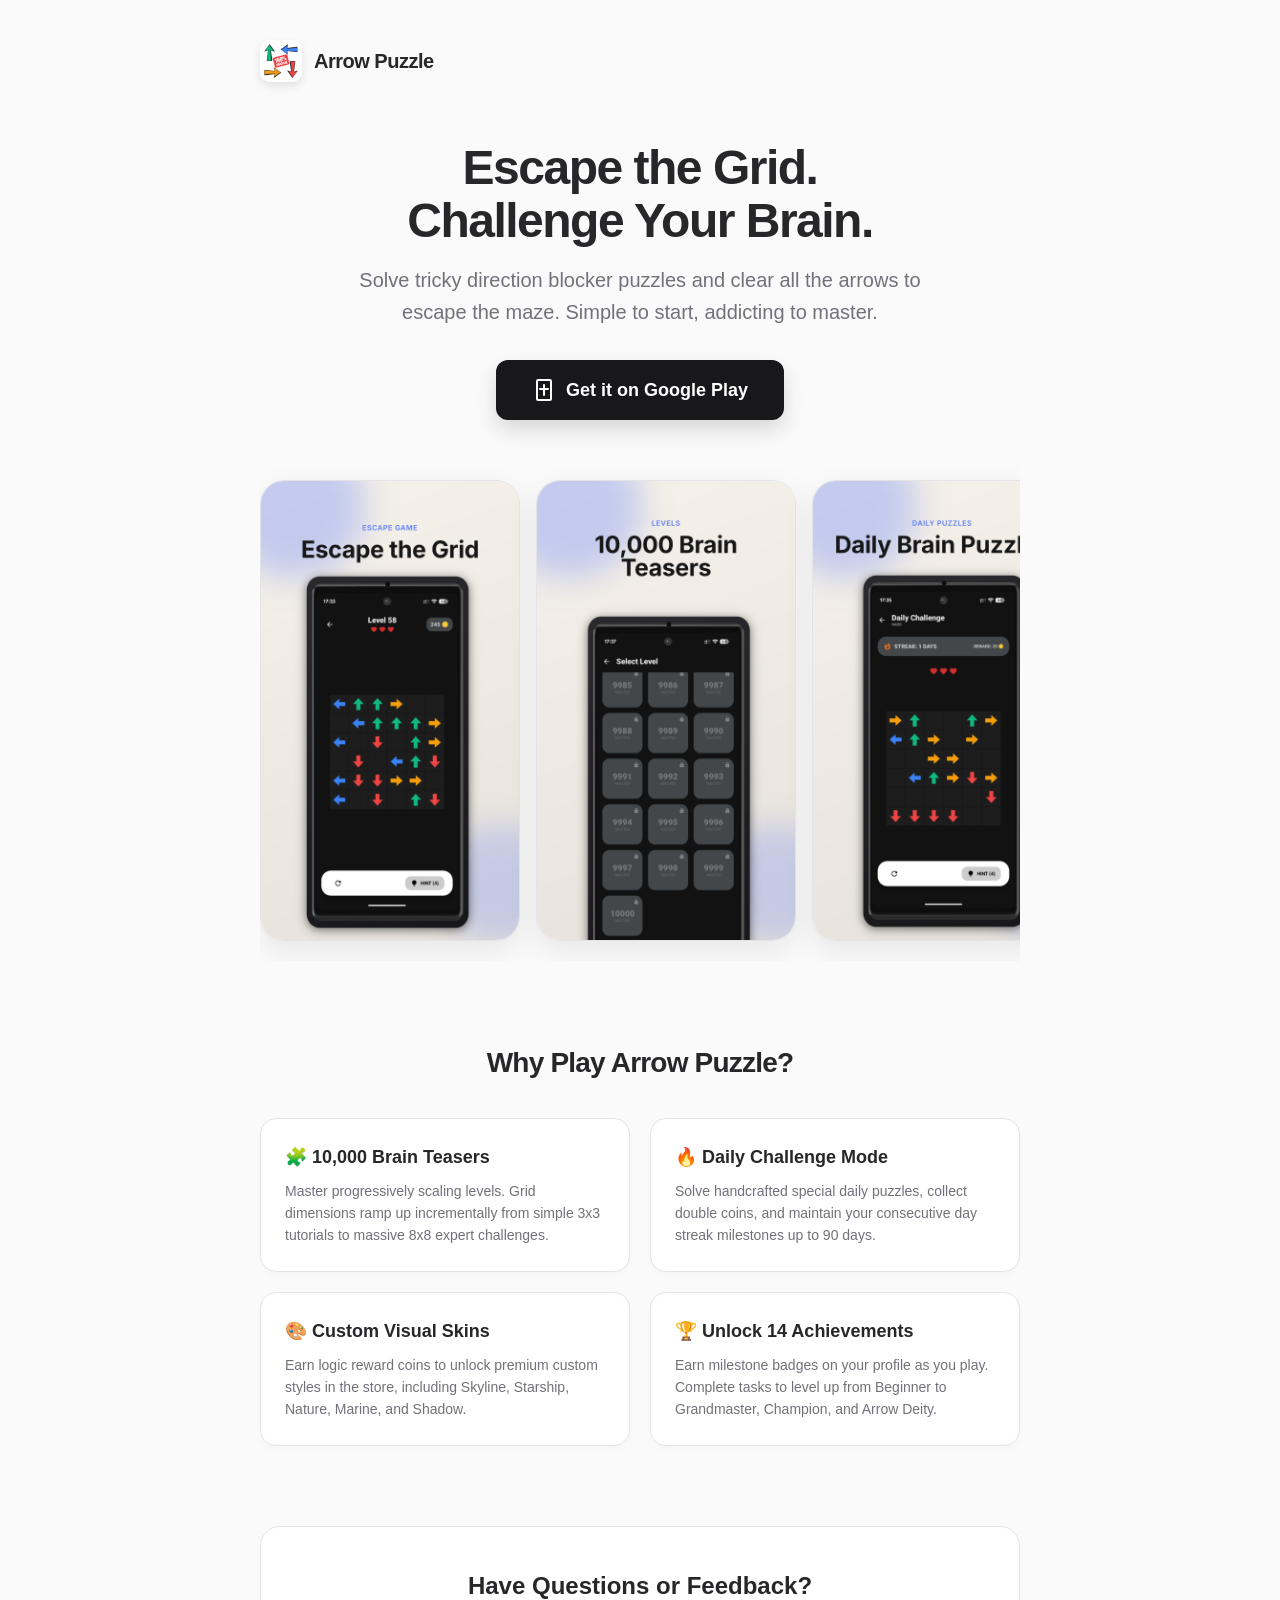
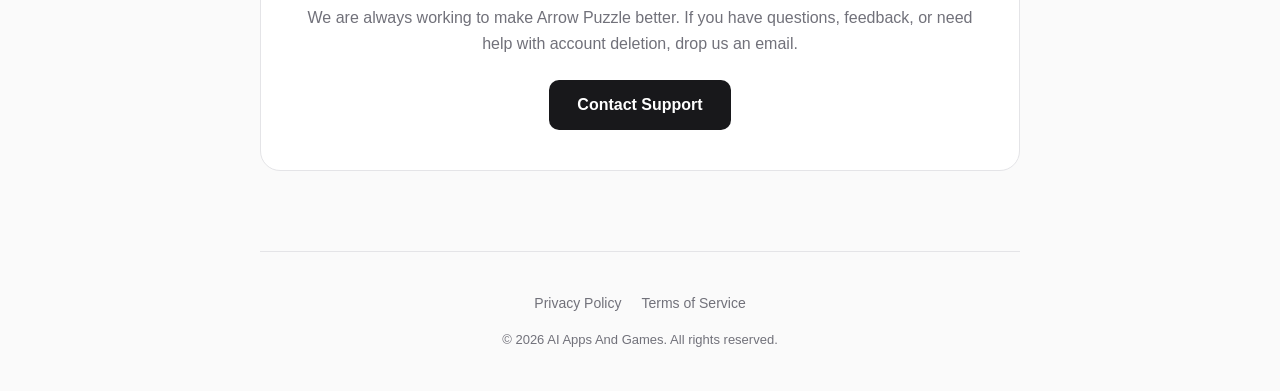
<file: index.html>
<!DOCTYPE html>
<html lang="en">
<head>
<meta charset="utf-8">
<meta name="viewport" content="width=device-width, initial-scale=1.0">
<title>Arrow Puzzle — Escape the Grid</title>
<link rel="stylesheet" href="styles.css">
</head>
<body>

<div class="container">
  <header>
    <a href="index.html" class="brand">
      <img src="assets/app-icon.png" class="brand-icon" alt="Arrow Puzzle Icon">
      <span class="brand-name">Arrow Puzzle</span>
    </a>
  </header>

  <main>
    <!-- Hero Section -->
    <section class="hero">
      <h1>Escape the Grid.<br>Challenge Your Brain.</h1>
      <p>Solve tricky direction blocker puzzles and clear all the arrows to escape the maze. Simple to start, addicting to master.</p>
      
      <!-- Styled Play Store Button -->
      <a href="https://play.google.com/store/apps/details?id=game.original.arrow.escape.puzzle" class="btn-contact" target="_blank" style="font-size: 18px; padding: 16px 36px; display: inline-flex; align-items: center; gap: 10px; border-radius: 12px; box-shadow: 0 10px 20px rgba(24, 24, 27, 0.15);">
        <!-- SVG Play Store Icon -->
        <svg width="24" height="24" viewBox="0 0 24 24" fill="none" xmlns="http://www.w3.org/2000/svg" style="fill: currentColor;">
          <path d="M5 3.125c0-.623.504-1.125 1.125-1.125h11.75c.621 0 1.125.502 1.125 1.125V20.88c0 .622-.504 1.125-1.125 1.125H6.125C5.504 22 5 21.498 5 20.875V3.125z" fill="none" stroke="currentColor" stroke-width="2"/>
          <path d="M12 7v10M8 11h8" stroke="currentColor" stroke-width="2" stroke-linecap="round"/>
        </svg>
        Get it on Google Play
      </a>

      <!-- Screenshots Showcase -->
      <div class="screenshot-showcase">
        <div class="screenshot-card">
          <img src="assets/1.png" alt="Arrow Puzzle Gameplay Board">
        </div>
        <div class="screenshot-card">
          <img src="assets/2.png" alt="Arrow Puzzle Blockers">
        </div>
        <div class="screenshot-card">
          <img src="assets/3.png" alt="Arrow Puzzle Daily Puzzles">
        </div>
        <div class="screenshot-card">
          <img src="assets/4.png" alt="Arrow Puzzle Achievements scroll">
        </div>
        <div class="screenshot-card">
          <img src="assets/5.png" alt="Arrow Puzzle 10000 level selection">
        </div>
      </div>
    </section>

    <!-- Features Section -->
    <section class="features">
      <h2 class="section-title">Why Play Arrow Puzzle?</h2>
      <div class="features-grid">
        <div class="feature-card">
          <h3>🧩 10,000 Brain Teasers</h3>
          <p>Master progressively scaling levels. Grid dimensions ramp up incrementally from simple 3x3 tutorials to massive 8x8 expert challenges.</p>
        </div>
        <div class="feature-card">
          <h3>🔥 Daily Challenge Mode</h3>
          <p>Solve handcrafted special daily puzzles, collect double coins, and maintain your consecutive day streak milestones up to 90 days.</p>
        </div>
        <div class="feature-card">
          <h3>🎨 Custom Visual Skins</h3>
          <p>Earn logic reward coins to unlock premium custom styles in the store, including Skyline, Starship, Nature, Marine, and Shadow.</p>
        </div>
        <div class="feature-card">
          <h3>🏆 Unlock 14 Achievements</h3>
          <p>Earn milestone badges on your profile as you play. Complete tasks to level up from Beginner to Grandmaster, Champion, and Arrow Deity.</p>
        </div>
      </div>
    </section>

    <!-- Contact Section -->
    <section class="contact">
      <h2>Have Questions or Feedback?</h2>
      <p>We are always working to make Arrow Puzzle better. If you have questions, feedback, or need help with account deletion, drop us an email.</p>
      <a href="mailto:kajalkarkar007@gmail.com" class="btn-contact">Contact Support</a>
    </section>
  </main>

  <footer>
    <div class="footer-links">
      <a href="privacy.html">Privacy Policy</a>
      <a href="terms.html">Terms of Service</a>
    </div>
    <div class="copyright">&copy; 2026 AI Apps And Games. All rights reserved.</div>
  </footer>
</div>

</body>
</html>
</file>
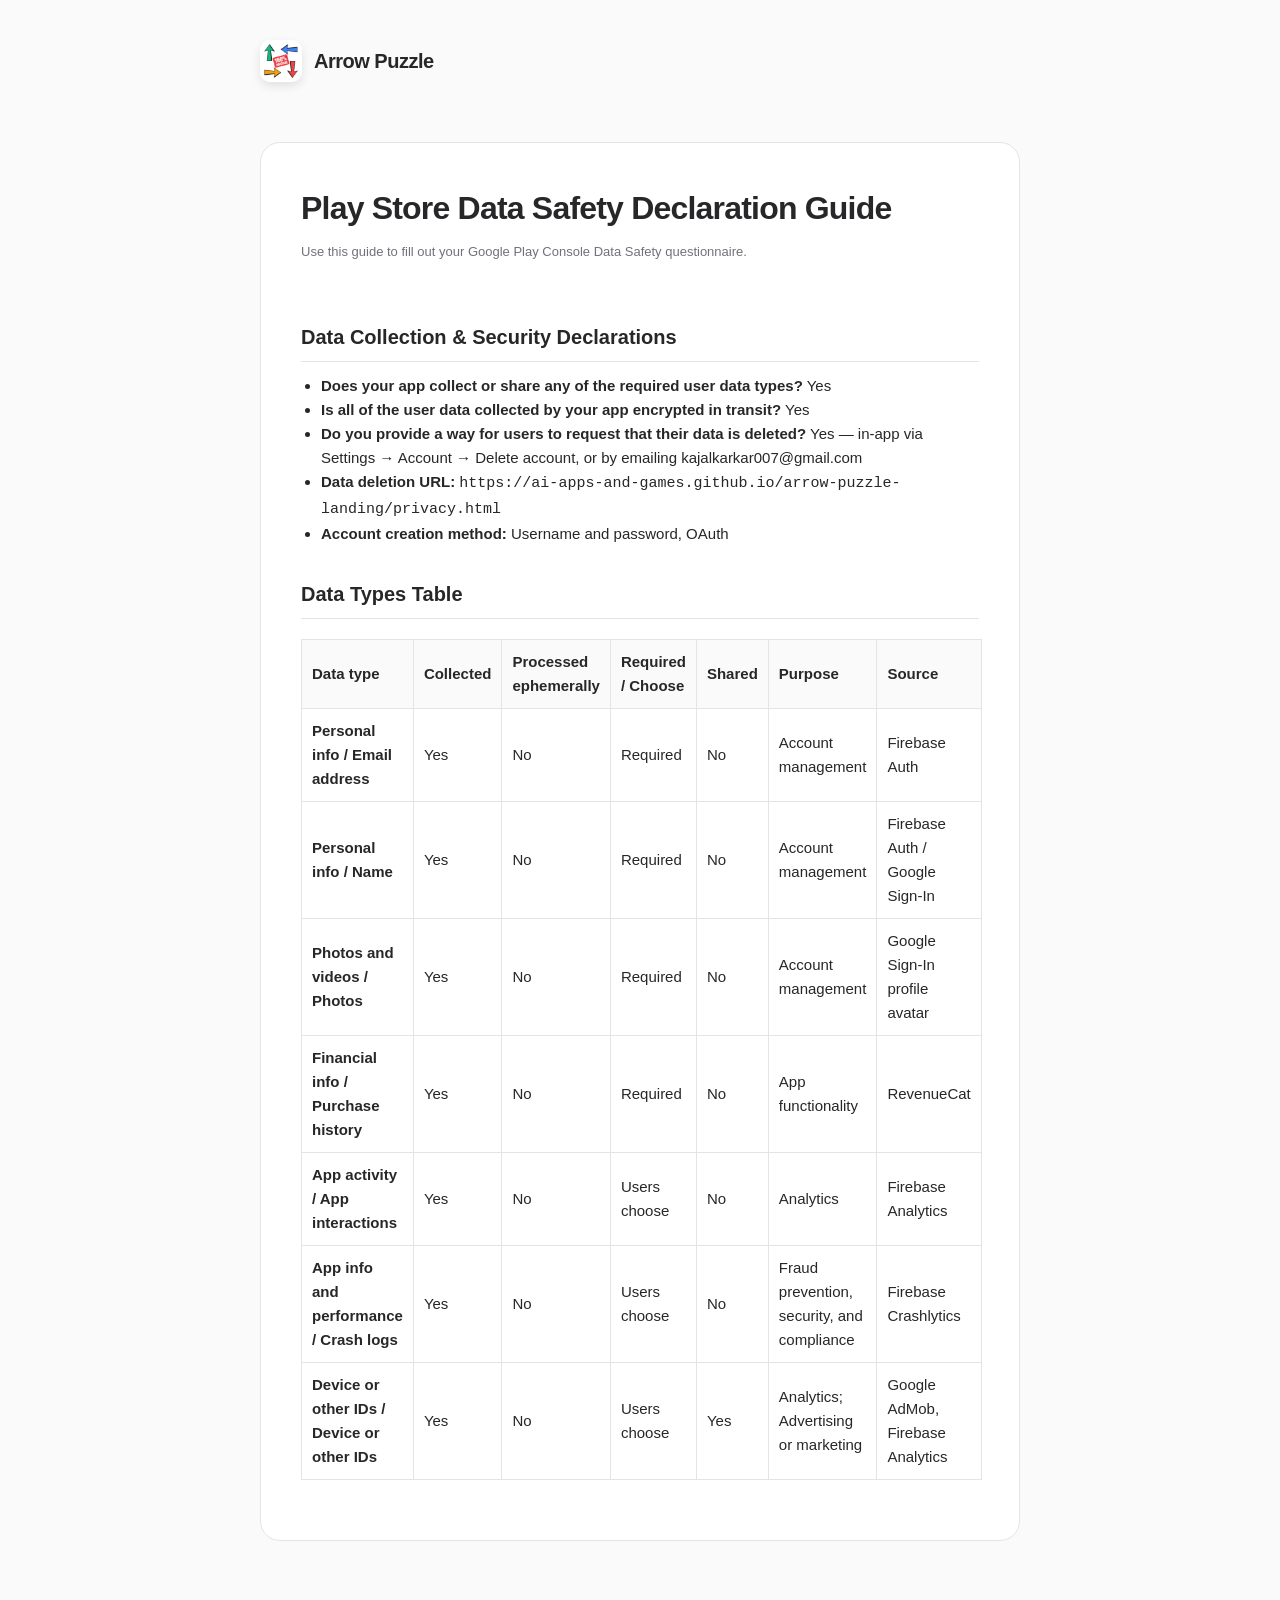
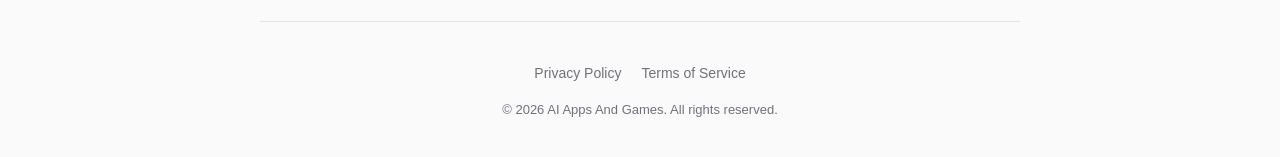
<file: data-safety.html>
<!DOCTYPE html>
<html lang="en">
<head>
<meta charset="utf-8">
<meta name="viewport" content="width=device-width, initial-scale=1.0">
<title>Play Data Safety Guide — Arrow Puzzle</title>
<link rel="stylesheet" href="styles.css">
</head>
<body>

<div class="container">
  <header>
    <a href="index.html" class="brand">
      <img src="assets/app-icon.png" class="brand-icon" alt="Arrow Puzzle Icon">
      <span class="brand-name">Arrow Puzzle</span>
    </a>
  </header>

  <main class="legal-content">
    <h1>Play Store Data Safety Declaration Guide</h1>
    <div class="copyright">Use this guide to fill out your Google Play Console Data Safety questionnaire.</div>
    <br>
    
    <h2>Data Collection & Security Declarations</h2>
    <ul>
      <li><strong>Does your app collect or share any of the required user data types?</strong> Yes</li>
      <li><strong>Is all of the user data collected by your app encrypted in transit?</strong> Yes</li>
      <li><strong>Do you provide a way for users to request that their data is deleted?</strong> Yes — in-app via Settings &rarr; Account &rarr; Delete account, or by emailing kajalkarkar007@gmail.com</li>
      <li><strong>Data deletion URL:</strong> <code>https://ai-apps-and-games.github.io/arrow-puzzle-landing/privacy.html</code></li>
      <li><strong>Account creation method:</strong> Username and password, OAuth</li>
    </ul>

    <h2>Data Types Table</h2>
    <table>
      <thead>
        <tr>
          <th>Data type</th>
          <th>Collected</th>
          <th>Processed ephemerally</th>
          <th>Required / Choose</th>
          <th>Shared</th>
          <th>Purpose</th>
          <th>Source</th>
        </tr>
      </thead>
      <tbody>
        <tr>
          <td><strong>Personal info / Email address</strong></td>
          <td>Yes</td>
          <td>No</td>
          <td>Required</td>
          <td>No</td>
          <td>Account management</td>
          <td>Firebase Auth</td>
        </tr>
        <tr>
          <td><strong>Personal info / Name</strong></td>
          <td>Yes</td>
          <td>No</td>
          <td>Required</td>
          <td>No</td>
          <td>Account management</td>
          <td>Firebase Auth / Google Sign-In</td>
        </tr>
        <tr>
          <td><strong>Photos and videos / Photos</strong></td>
          <td>Yes</td>
          <td>No</td>
          <td>Required</td>
          <td>No</td>
          <td>Account management</td>
          <td>Google Sign-In profile avatar</td>
        </tr>
        <tr>
          <td><strong>Financial info / Purchase history</strong></td>
          <td>Yes</td>
          <td>No</td>
          <td>Required</td>
          <td>No</td>
          <td>App functionality</td>
          <td>RevenueCat</td>
        </tr>
        <tr>
          <td><strong>App activity / App interactions</strong></td>
          <td>Yes</td>
          <td>No</td>
          <td>Users choose</td>
          <td>No</td>
          <td>Analytics</td>
          <td>Firebase Analytics</td>
        </tr>
        <tr>
          <td><strong>App info and performance / Crash logs</strong></td>
          <td>Yes</td>
          <td>No</td>
          <td>Users choose</td>
          <td>No</td>
          <td>Fraud prevention, security, and compliance</td>
          <td>Firebase Crashlytics</td>
        </tr>
        <tr>
          <td><strong>Device or other IDs / Device or other IDs</strong></td>
          <td>Yes</td>
          <td>No</td>
          <td>Users choose</td>
          <td>Yes</td>
          <td>Analytics; Advertising or marketing</td>
          <td>Google AdMob, Firebase Analytics</td>
        </tr>
      </tbody>
    </table>
  </main>

  <footer>
    <div class="footer-links">
      <a href="privacy.html">Privacy Policy</a>
      <a href="terms.html">Terms of Service</a>
    </div>
    <div class="copyright">&copy; 2026 AI Apps And Games. All rights reserved.</div>
  </footer>
</div>

</body>
</html>
</file>
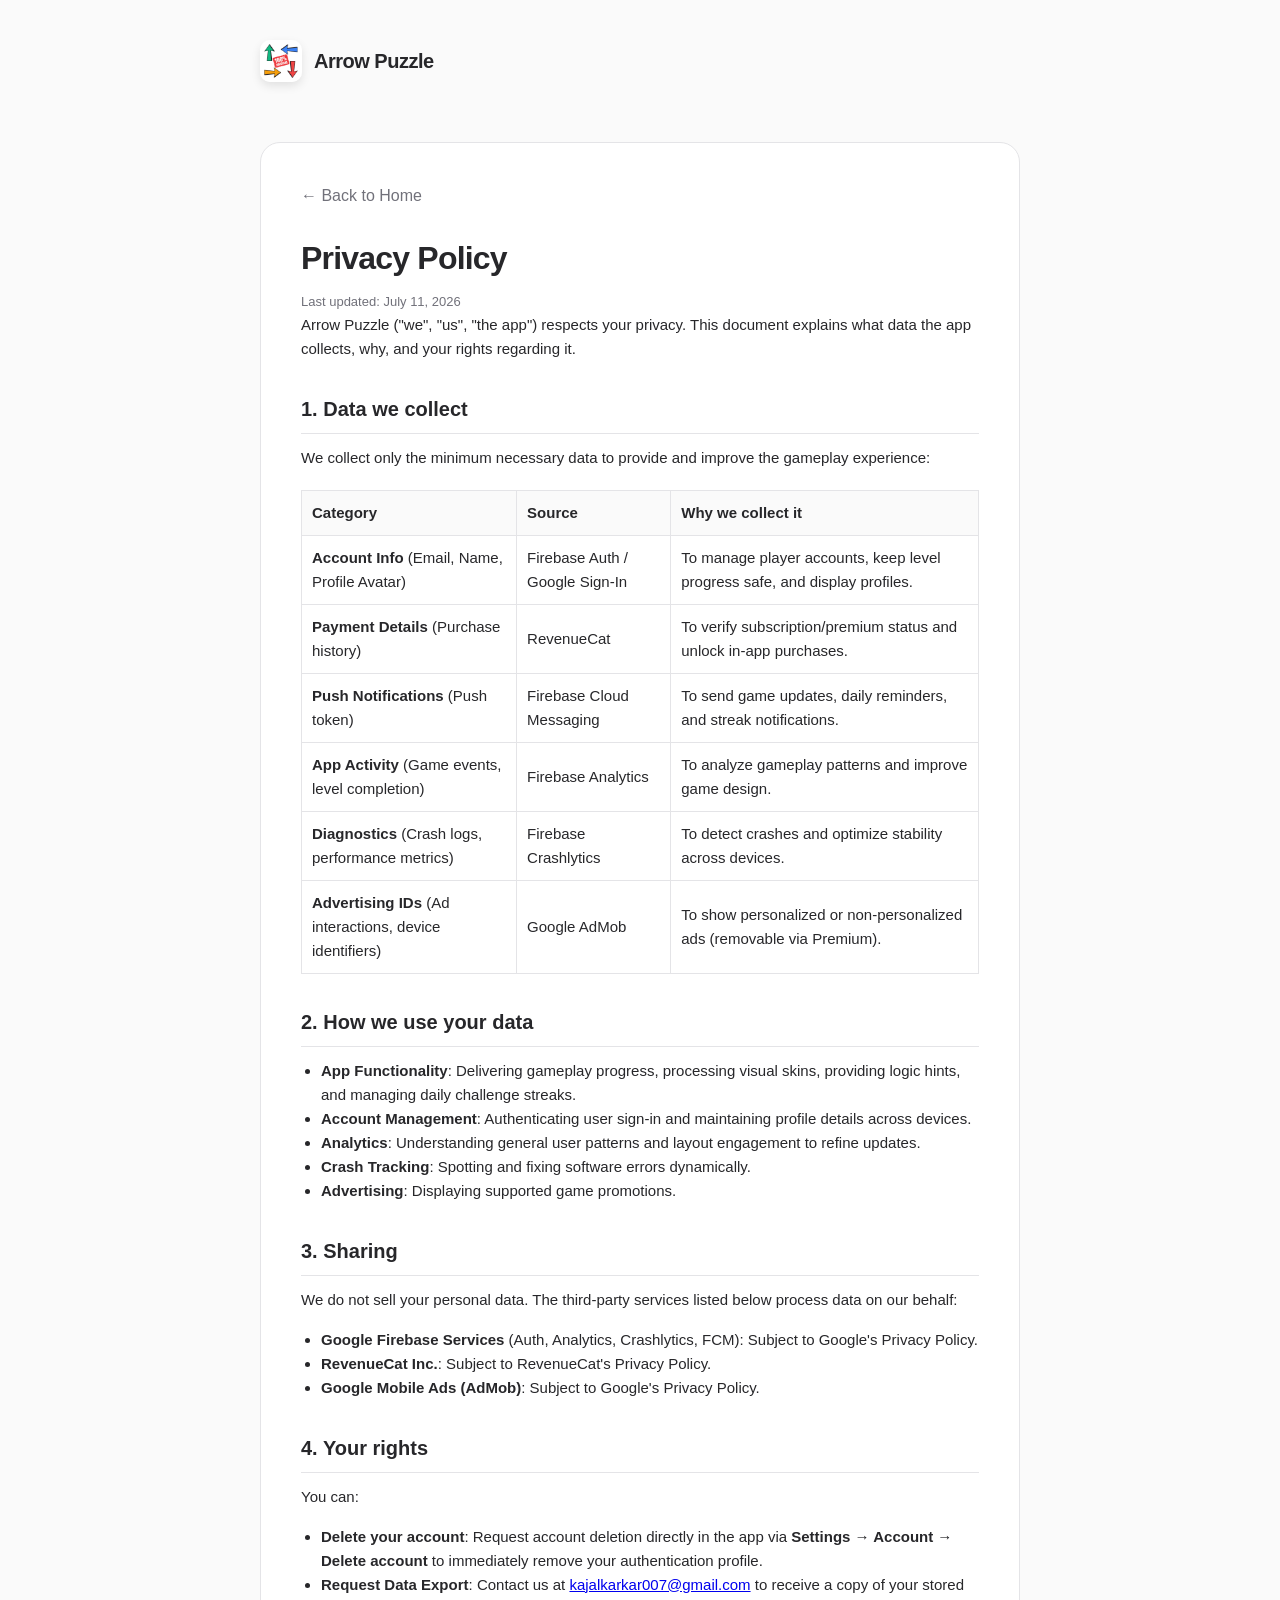
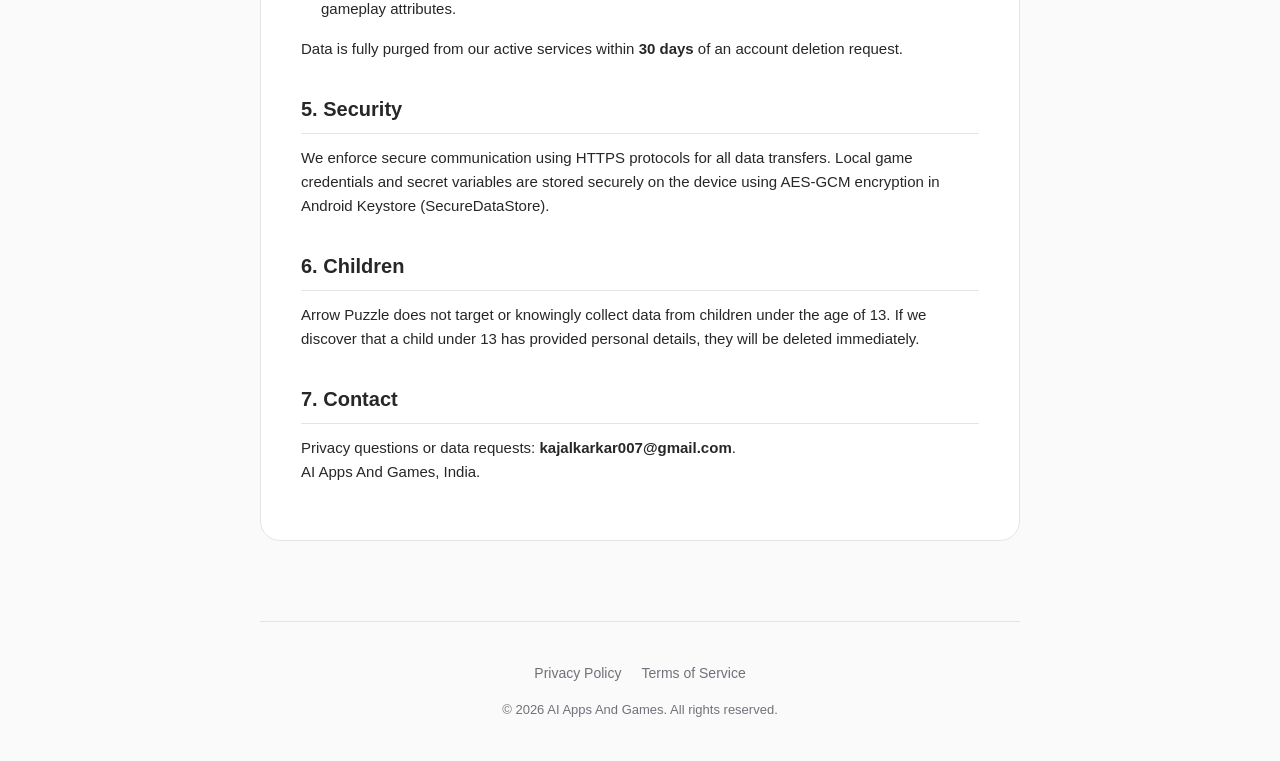
<file: privacy.html>
<!DOCTYPE html>
<html lang="en">
<head>
<meta charset="utf-8">
<meta name="viewport" content="width=device-width, initial-scale=1.0">
<title>Privacy Policy — Arrow Puzzle</title>
<link rel="stylesheet" href="styles.css">
</head>
<body>

<div class="container">
  <header>
    <a href="index.html" class="brand">
      <img src="assets/app-icon.png" class="brand-icon" alt="Arrow Puzzle Icon">
      <span class="brand-name">Arrow Puzzle</span>
    </a>
  </header>

  <main class="legal-content">
    <a href="index.html" class="back-link">&larr; Back to Home</a>
    
    <h1>Privacy Policy</h1>
    <div class="copyright">Last updated: July 11, 2026</div>

    <p>Arrow Puzzle ("we", "us", "the app") respects your privacy. This document explains what data the app collects, why, and your rights regarding it.</p>

    <h2>1. Data we collect</h2>
    <p>We collect only the minimum necessary data to provide and improve the gameplay experience:</p>

    <table>
      <thead>
        <tr>
          <th>Category</th>
          <th>Source</th>
          <th>Why we collect it</th>
        </tr>
      </thead>
      <tbody>
        <tr>
          <td><strong>Account Info</strong> (Email, Name, Profile Avatar)</td>
          <td>Firebase Auth / Google Sign-In</td>
          <td>To manage player accounts, keep level progress safe, and display profiles.</td>
        </tr>
        <tr>
          <td><strong>Payment Details</strong> (Purchase history)</td>
          <td>RevenueCat</td>
          <td>To verify subscription/premium status and unlock in-app purchases.</td>
        </tr>
        <tr>
          <td><strong>Push Notifications</strong> (Push token)</td>
          <td>Firebase Cloud Messaging</td>
          <td>To send game updates, daily reminders, and streak notifications.</td>
        </tr>
        <tr>
          <td><strong>App Activity</strong> (Game events, level completion)</td>
          <td>Firebase Analytics</td>
          <td>To analyze gameplay patterns and improve game design.</td>
        </tr>
        <tr>
          <td><strong>Diagnostics</strong> (Crash logs, performance metrics)</td>
          <td>Firebase Crashlytics</td>
          <td>To detect crashes and optimize stability across devices.</td>
        </tr>
        <tr>
          <td><strong>Advertising IDs</strong> (Ad interactions, device identifiers)</td>
          <td>Google AdMob</td>
          <td>To show personalized or non-personalized ads (removable via Premium).</td>
        </tr>
      </tbody>
    </table>

    <h2>2. How we use your data</h2>
    <ul>
      <li><strong>App Functionality</strong>: Delivering gameplay progress, processing visual skins, providing logic hints, and managing daily challenge streaks.</li>
      <li><strong>Account Management</strong>: Authenticating user sign-in and maintaining profile details across devices.</li>
      <li><strong>Analytics</strong>: Understanding general user patterns and layout engagement to refine updates.</li>
      <li><strong>Crash Tracking</strong>: Spotting and fixing software errors dynamically.</li>
      <li><strong>Advertising</strong>: Displaying supported game promotions.</li>
    </ul>

    <h2>3. Sharing</h2>
    <p>We do not sell your personal data. The third-party services listed below process data on our behalf:</p>
    <ul>
      <li><strong>Google Firebase Services</strong> (Auth, Analytics, Crashlytics, FCM): Subject to Google's Privacy Policy.</li>
      <li><strong>RevenueCat Inc.</strong>: Subject to RevenueCat's Privacy Policy.</li>
      <li><strong>Google Mobile Ads (AdMob)</strong>: Subject to Google's Privacy Policy.</li>
    </ul>

    <h2>4. Your rights</h2>
    <p>You can:</p>
    <ul>
      <li><strong>Delete your account</strong>: Request account deletion directly in the app via <strong>Settings &rarr; Account &rarr; Delete account</strong> to immediately remove your authentication profile.</li>
      <li><strong>Request Data Export</strong>: Contact us at <a href="mailto:kajalkarkar007@gmail.com">kajalkarkar007@gmail.com</a> to receive a copy of your stored gameplay attributes.</li>
    </ul>
    <p>Data is fully purged from our active services within <strong>30 days</strong> of an account deletion request.</p>

    <h2>5. Security</h2>
    <p>We enforce secure communication using HTTPS protocols for all data transfers. Local game credentials and secret variables are stored securely on the device using AES-GCM encryption in Android Keystore (SecureDataStore).</p>

    <h2>6. Children</h2>
    <p>Arrow Puzzle does not target or knowingly collect data from children under the age of 13. If we discover that a child under 13 has provided personal details, they will be deleted immediately.</p>

    <h2>7. Contact</h2>
    <p>Privacy questions or data requests: <strong>kajalkarkar007@gmail.com</strong>.<br>
    AI Apps And Games, India.</p>
  </main>

  <footer>
    <div class="footer-links">
      <a href="privacy.html">Privacy Policy</a>
      <a href="terms.html">Terms of Service</a>
    </div>
    <div class="copyright">&copy; 2026 AI Apps And Games. All rights reserved.</div>
  </footer>
</div>

</body>
</html>
</file>
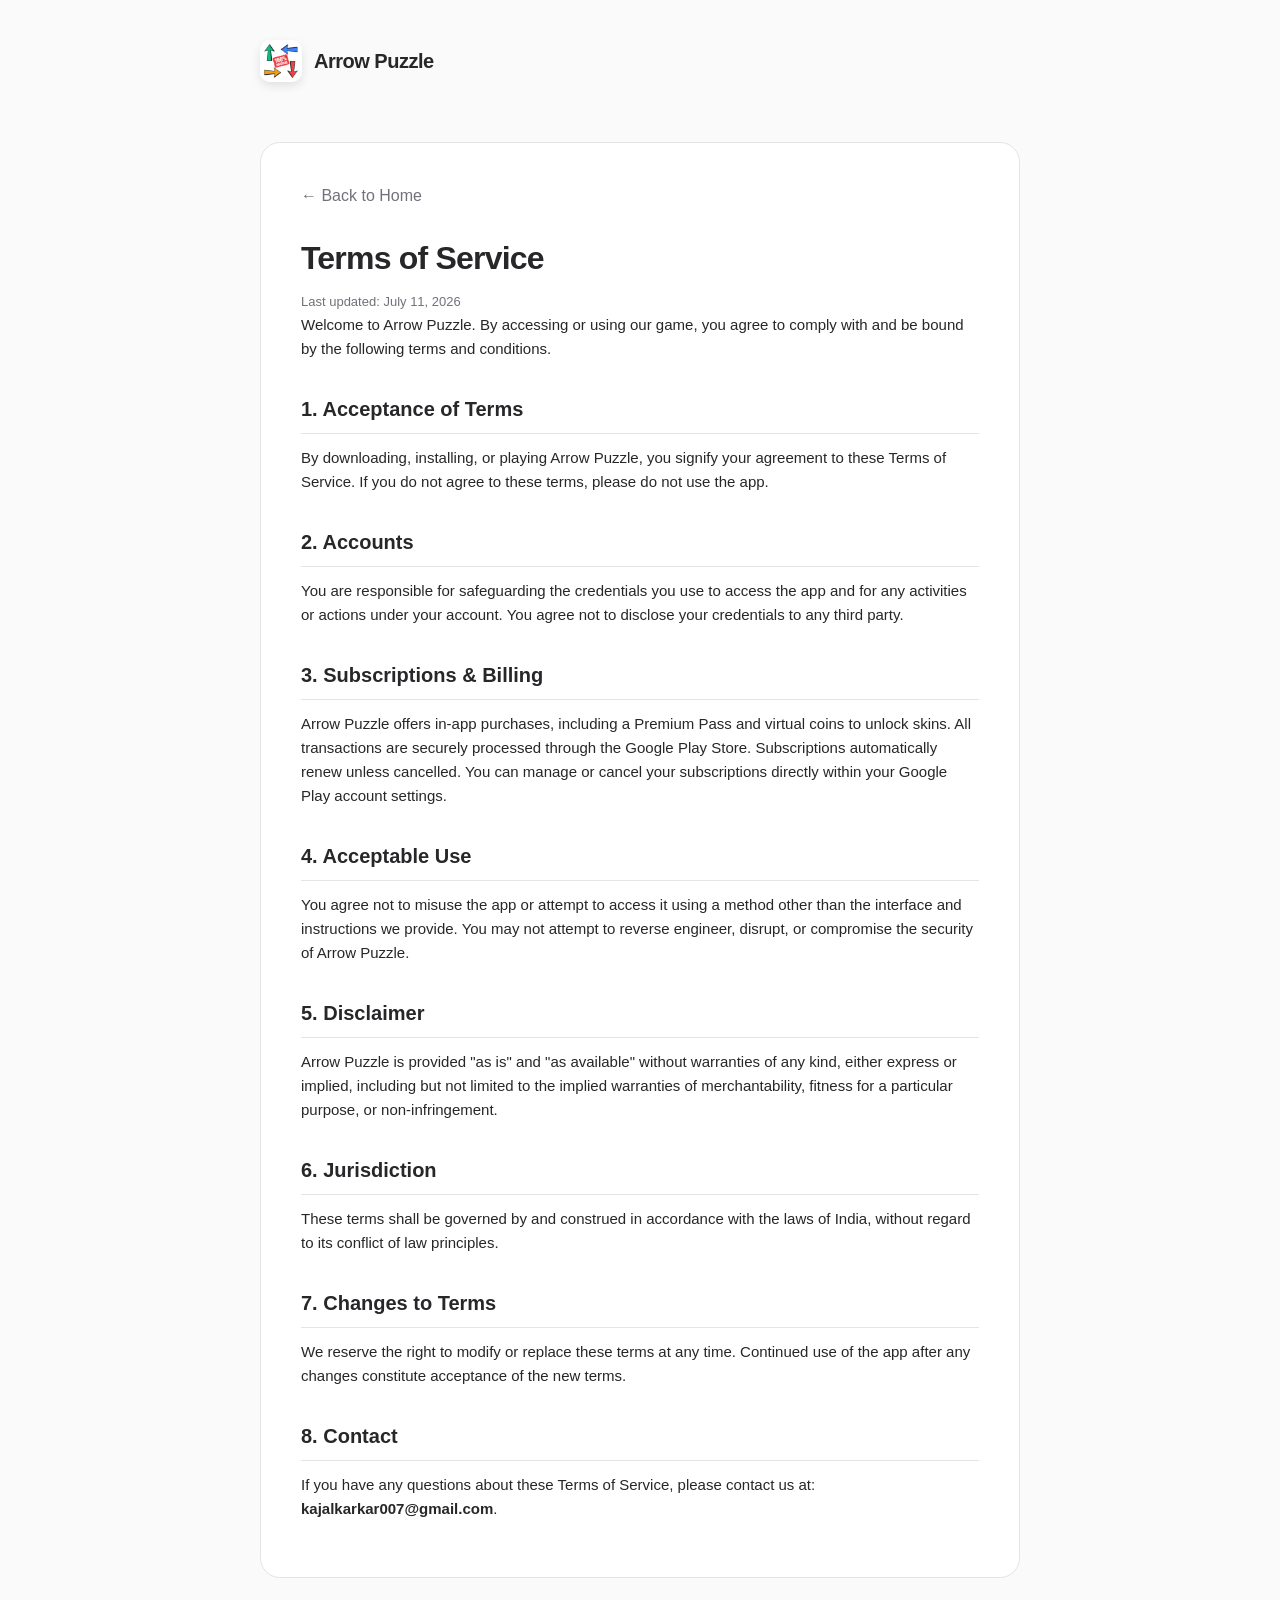
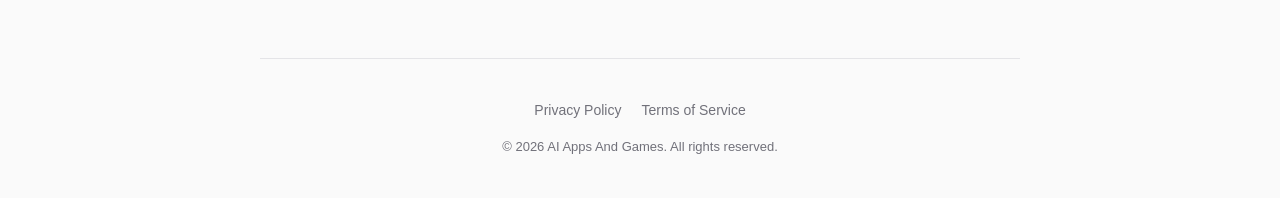
<file: terms.html>
<!DOCTYPE html>
<html lang="en">
<head>
<meta charset="utf-8">
<meta name="viewport" content="width=device-width, initial-scale=1.0">
<title>Terms of Service — Arrow Puzzle</title>
<link rel="stylesheet" href="styles.css">
</head>
<body>

<div class="container">
  <header>
    <a href="index.html" class="brand">
      <img src="assets/app-icon.png" class="brand-icon" alt="Arrow Puzzle Icon">
      <span class="brand-name">Arrow Puzzle</span>
    </a>
  </header>

  <main class="legal-content">
    <a href="index.html" class="back-link">&larr; Back to Home</a>
    
    <h1>Terms of Service</h1>
    <div class="copyright">Last updated: July 11, 2026</div>

    <p>Welcome to Arrow Puzzle. By accessing or using our game, you agree to comply with and be bound by the following terms and conditions.</p>

    <h2>1. Acceptance of Terms</h2>
    <p>By downloading, installing, or playing Arrow Puzzle, you signify your agreement to these Terms of Service. If you do not agree to these terms, please do not use the app.</p>

    <h2>2. Accounts</h2>
    <p>You are responsible for safeguarding the credentials you use to access the app and for any activities or actions under your account. You agree not to disclose your credentials to any third party.</p>

    <h2>3. Subscriptions & Billing</h2>
    <p>Arrow Puzzle offers in-app purchases, including a Premium Pass and virtual coins to unlock skins. All transactions are securely processed through the Google Play Store. Subscriptions automatically renew unless cancelled. You can manage or cancel your subscriptions directly within your Google Play account settings.</p>

    <h2>4. Acceptable Use</h2>
    <p>You agree not to misuse the app or attempt to access it using a method other than the interface and instructions we provide. You may not attempt to reverse engineer, disrupt, or compromise the security of Arrow Puzzle.</p>

    <h2>5. Disclaimer</h2>
    <p>Arrow Puzzle is provided "as is" and "as available" without warranties of any kind, either express or implied, including but not limited to the implied warranties of merchantability, fitness for a particular purpose, or non-infringement.</p>

    <h2>6. Jurisdiction</h2>
    <p>These terms shall be governed by and construed in accordance with the laws of India, without regard to its conflict of law principles.</p>

    <h2>7. Changes to Terms</h2>
    <p>We reserve the right to modify or replace these terms at any time. Continued use of the app after any changes constitute acceptance of the new terms.</p>

    <h2>8. Contact</h2>
    <p>If you have any questions about these Terms of Service, please contact us at: <strong>kajalkarkar007@gmail.com</strong>.</p>
  </main>

  <footer>
    <div class="footer-links">
      <a href="privacy.html">Privacy Policy</a>
      <a href="terms.html">Terms of Service</a>
    </div>
    <div class="copyright">&copy; 2026 AI Apps And Games. All rights reserved.</div>
  </footer>
</div>

</body>
</html>
</file>
<file: styles.css>
:root {
  --accent: #18181b; /* zinc 900 */
  --accent-light: #27272a; /* zinc 800 */
  --accent-foreground: #ffffff;
  --bg-color: #fafafa;
  --card-bg: #ffffff;
  --text-color: #27272a;
  --text-muted: #71717a;
  --border-color: #e4e4e7;
  --max-width: 800px;
}

* {
  box-sizing: border-box;
  margin: 0;
  padding: 0;
}

body {
  font-family: -apple-system, BlinkMacSystemFont, "Segoe UI", Roboto, "Helvetica Neue", Arial, sans-serif;
  color: var(--text-color);
  background-color: var(--bg-color);
  line-height: 1.6;
  padding: 0;
  margin: 0;
}

/* Container */
.container {
  max-width: var(--max-width);
  margin: 0 auto;
  padding: 40px 20px;
}

/* Header */
header {
  display: flex;
  justify-content: space-between;
  align-items: center;
  margin-bottom: 60px;
}

.brand {
  display: flex;
  align-items: center;
  gap: 12px;
  text-decoration: none;
  color: var(--text-color);
}

.brand-icon {
  width: 42px;
  height: 42px;
  border-radius: 10px;
  box-shadow: 0 4px 10px rgba(0, 0, 0, 0.1);
}

.brand-name {
  font-size: 20px;
  font-weight: 800;
  letter-spacing: -0.5px;
}

/* Hero Section */
.hero {
  text-align: center;
  margin-bottom: 80px;
}

.hero h1 {
  font-size: 48px;
  font-weight: 900;
  letter-spacing: -1.5px;
  line-height: 1.1;
  margin-bottom: 16px;
}

.hero p {
  font-size: 20px;
  color: var(--text-muted);
  max-width: 600px;
  margin: 0 auto 32px auto;
}

.play-badge {
  display: inline-block;
  height: 60px;
  transition: transform 0.2s ease;
}

.play-badge:hover {
  transform: scale(1.05);
}

.play-badge img {
  height: 100%;
}

/* Screenshots Showcase */
.screenshot-showcase {
  display: flex;
  gap: 16px;
  overflow-x: auto;
  padding: 20px 0;
  margin: 40px 0;
  scroll-snap-type: x mandatory;
  scrollbar-width: none; /* Hide scrollbar Firefox */
}

.screenshot-showcase::-webkit-scrollbar {
  display: none; /* Hide scrollbar Chrome/Safari */
}

.screenshot-card {
  flex: 0 0 260px;
  scroll-snap-align: center;
  border-radius: 24px;
  overflow: hidden;
  box-shadow: 0 10px 30px rgba(0, 0, 0, 0.08);
  border: 1px solid var(--border-color);
  background-color: var(--card-bg);
}

.screenshot-card img {
  width: 100%;
  height: auto;
  display: block;
}

/* Features Grid */
.features {
  margin-bottom: 80px;
}

.section-title {
  font-size: 28px;
  font-weight: 800;
  letter-spacing: -0.8px;
  margin-bottom: 32px;
  text-align: center;
}

.features-grid {
  display: grid;
  grid-template-columns: 1fr;
  gap: 20px;
}

@media (min-width: 600px) {
  .features-grid {
    grid-template-columns: 1fr 1fr;
  }
}

.feature-card {
  background-color: var(--card-bg);
  border: 1px solid var(--border-color);
  border-radius: 16px;
  padding: 24px;
  box-shadow: 0 4px 6px rgba(0, 0, 0, 0.02);
  transition: transform 0.2s ease, box-shadow 0.2s ease;
}

.feature-card:hover {
  transform: translateY(-2px);
  box-shadow: 0 8px 16px rgba(0, 0, 0, 0.04);
}

.feature-card h3 {
  font-size: 18px;
  font-weight: 700;
  margin-bottom: 8px;
}

.feature-card p {
  color: var(--text-muted);
  font-size: 14px;
}

/* Contact */
.contact {
  text-align: center;
  margin-bottom: 80px;
  padding: 40px;
  background-color: var(--card-bg);
  border: 1px solid var(--border-color);
  border-radius: 20px;
}

.contact p {
  color: var(--text-muted);
  margin-bottom: 24px;
}

.btn-contact {
  display: inline-block;
  background-color: var(--accent);
  color: var(--accent-foreground);
  text-decoration: none;
  font-weight: 600;
  padding: 12px 28px;
  border-radius: 10px;
  transition: background-color 0.2s ease;
}

.btn-contact:hover {
  background-color: var(--accent-light);
}

/* Legal Pages shell */
.legal-content {
  background-color: var(--card-bg);
  border: 1px solid var(--border-color);
  border-radius: 20px;
  padding: 40px;
  margin-top: 20px;
}

.legal-content h1 {
  font-size: 32px;
  font-weight: 800;
  margin-bottom: 8px;
  letter-spacing: -0.8px;
}

.legal-content h2 {
  font-size: 20px;
  font-weight: 700;
  margin-top: 32px;
  margin-bottom: 12px;
  border-bottom: 1px solid var(--border-color);
  padding-bottom: 8px;
}

.legal-content p, .legal-content ul, .legal-content table {
  margin-bottom: 16px;
  font-size: 15px;
}

.legal-content ul {
  padding-left: 20px;
}

.legal-content table {
  width: 100%;
  border-collapse: collapse;
  margin: 20px 0;
}

.legal-content th, .legal-content td {
  padding: 10px;
  border: 1px solid var(--border-color);
  text-align: left;
}

.legal-content th {
  background-color: var(--bg-color);
}

.back-link {
  display: inline-flex;
  align-items: center;
  gap: 6px;
  color: var(--text-muted);
  text-decoration: none;
  font-weight: 500;
  margin-bottom: 24px;
}

.back-link:hover {
  color: var(--text-color);
}

/* Footer */
footer {
  text-align: center;
  border-top: 1px solid var(--border-color);
  padding-top: 40px;
  margin-top: 80px;
}

.footer-links {
  display: flex;
  justify-content: center;
  gap: 20px;
  margin-bottom: 16px;
}

.footer-links a {
  color: var(--text-muted);
  text-decoration: none;
  font-size: 14px;
}

.footer-links a:hover {
  color: var(--text-color);
}

.copyright {
  color: var(--text-muted);
  font-size: 13px;
}
</file>
